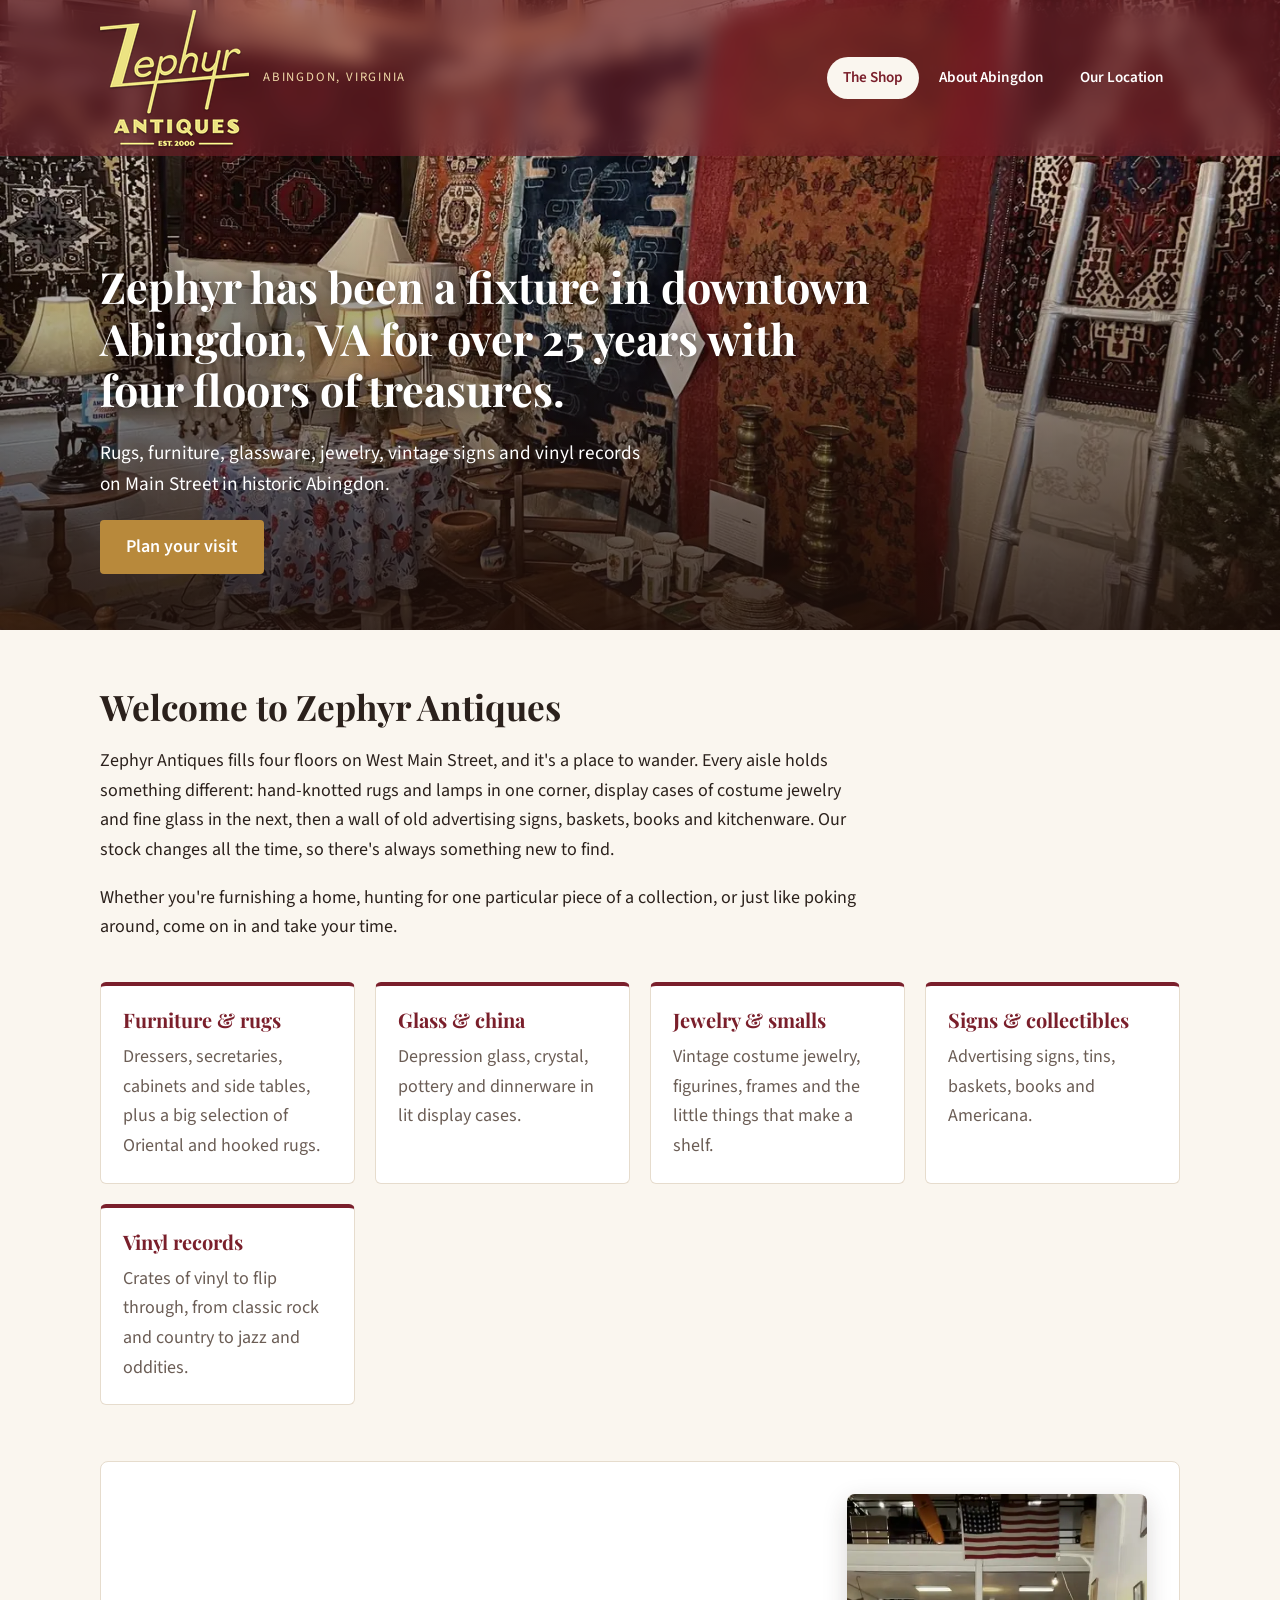
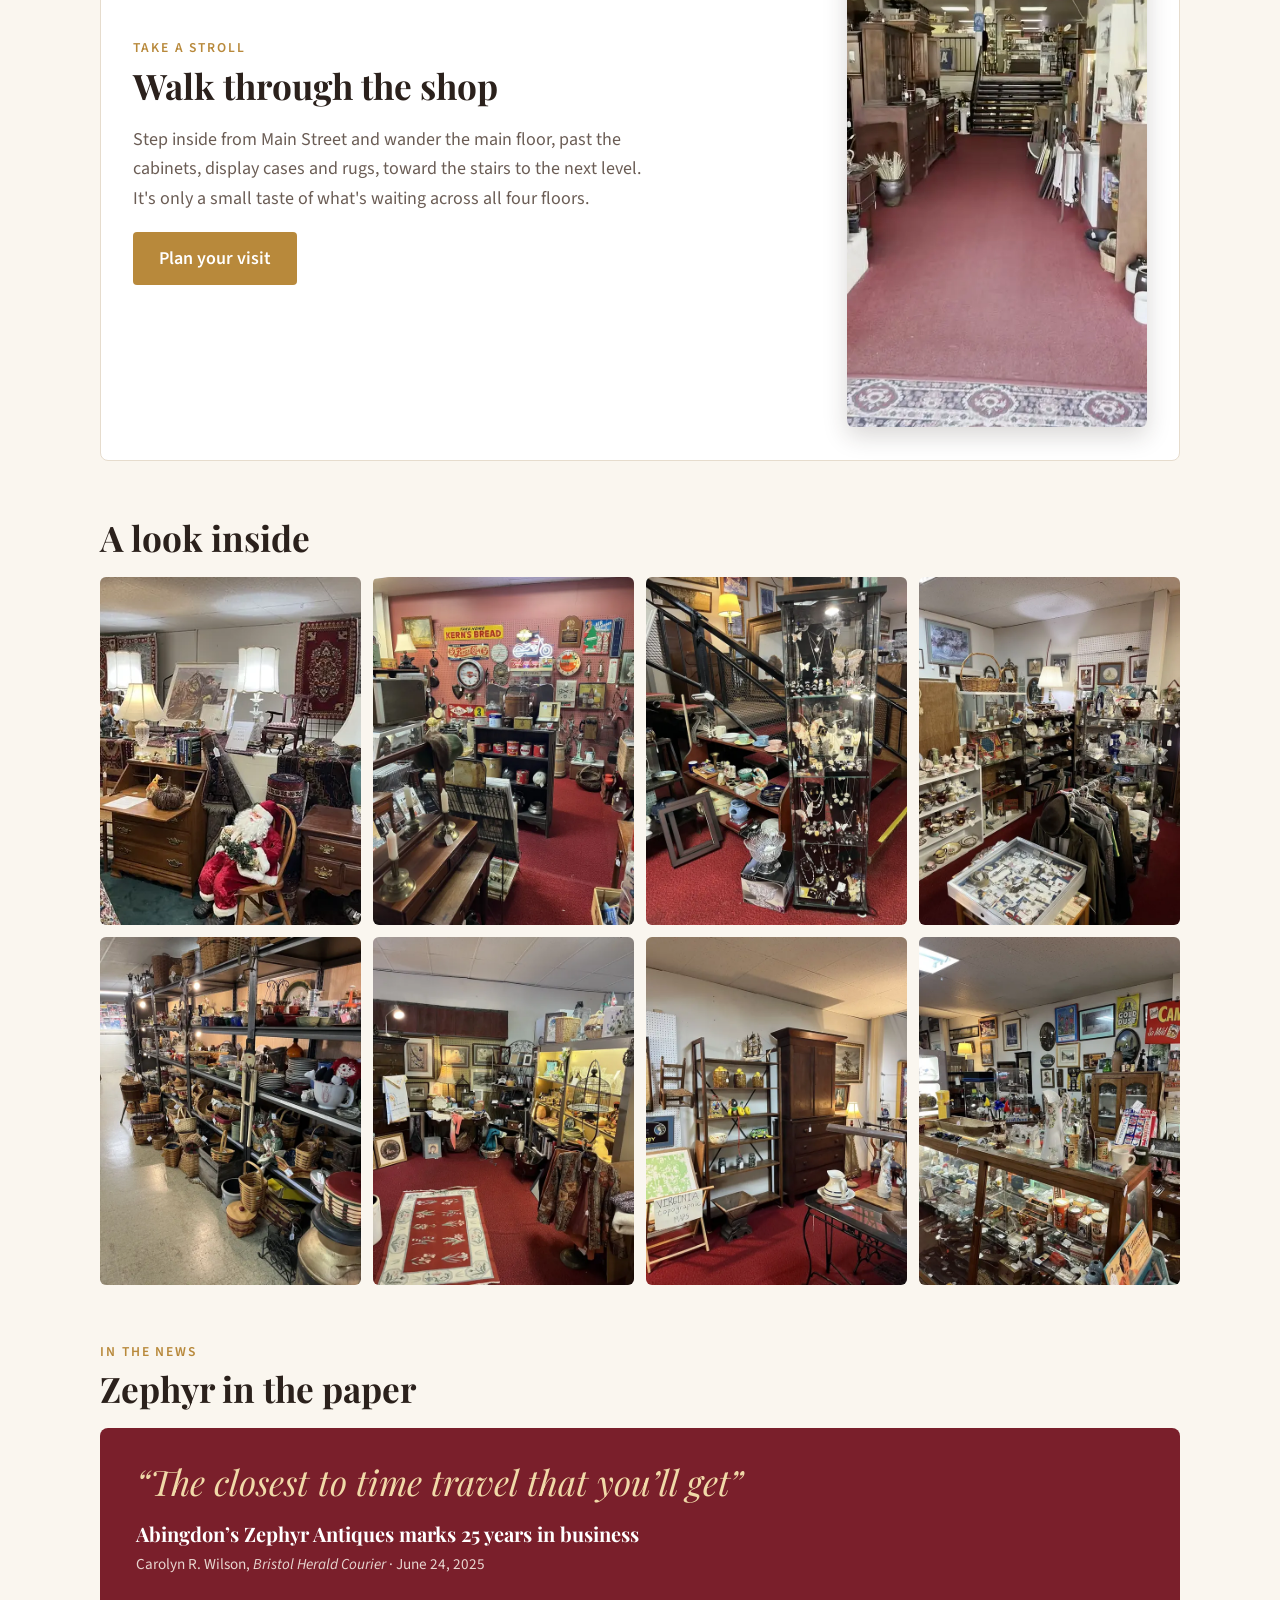
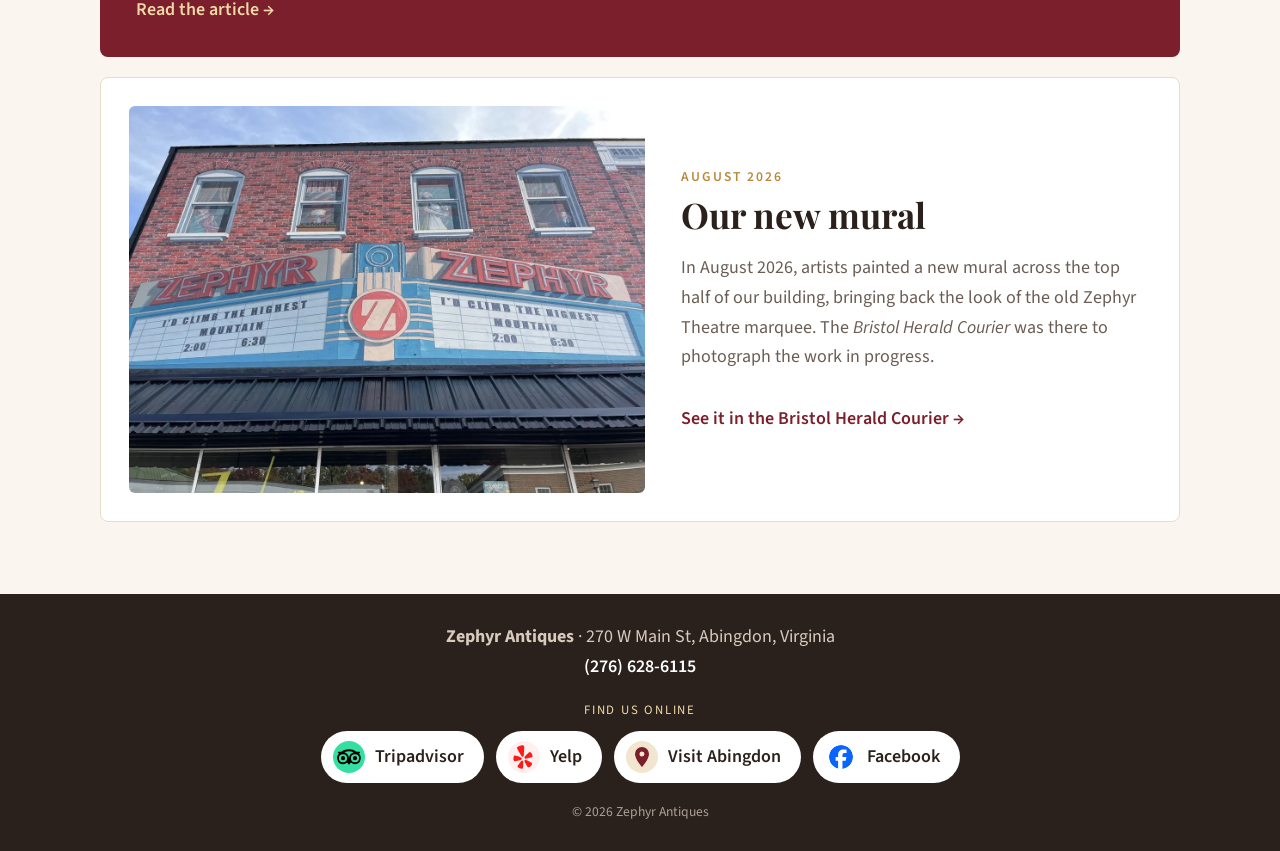
<file: index.html>
<!doctype html>
<html lang="en">
<head>
  <meta charset="utf-8">
  <meta name="viewport" content="width=device-width, initial-scale=1">
  <title>Zephyr Antiques | Abingdon, Virginia</title>
  <meta name="description" content="Four floors of antiques on Main Street in Abingdon, Virginia for over 25 years: furniture, rugs, glassware, jewelry, vintage signs and vinyl records. Open Mon–Sat 10–6.">
  <link rel="canonical" href="https://zephyrantiquesabingdon.com/">
  <meta property="og:type" content="website">
  <meta property="og:site_name" content="Zephyr Antiques">
  <meta property="og:title" content="Zephyr Antiques | Abingdon, Virginia">
  <meta property="og:description" content="Four floors of treasures in the old Zephyr Theatre on Main Street in Abingdon, Virginia, for over 25 years.">
  <meta property="og:url" content="https://zephyrantiquesabingdon.com/">
  <meta property="og:image" content="https://zephyrantiquesabingdon.com/img/og-image.jpg">
  <meta property="og:image:width" content="1200">
  <meta property="og:image:height" content="630">
  <meta property="og:image:alt" content="Oriental rugs, lamps and furniture inside Zephyr Antiques">
  <meta name="twitter:card" content="summary_large_image">
  <meta name="theme-color" content="#7a1f2b">
  <link rel="icon" href="favicon.ico" sizes="any">
  <link rel="icon" href="favicon-32.png" type="image/png" sizes="32x32">
  <link rel="icon" href="icon-192.png" type="image/png" sizes="192x192">
  <link rel="apple-touch-icon" href="apple-touch-icon.png">
  <link rel="preconnect" href="https://fonts.googleapis.com">
  <link rel="preconnect" href="https://fonts.gstatic.com" crossorigin>
  <link href="https://fonts.googleapis.com/css2?family=Playfair+Display:wght@500;700&family=Source+Sans+3:wght@400;600&display=swap" rel="stylesheet">
  <link rel="preload" as="image" href="img/hero.webp" type="image/webp" fetchpriority="high">
  <link rel="stylesheet" href="styles.css?v=8">
  <script type="application/ld+json">
  {
    "@context": "https://schema.org",
    "@type": "AntiqueStore",
    "name": "Zephyr Antiques",
    "url": "https://zephyrantiquesabingdon.com/",
    "image": "https://zephyrantiquesabingdon.com/img/og-image.jpg",
    "logo": "https://zephyrantiquesabingdon.com/img/zephyr-logo-408.png",
    "telephone": "+1-276-628-6115",
    "foundingDate": "2000",
    "paymentAccepted": "Debit card",
    "address": {
      "@type": "PostalAddress",
      "streetAddress": "270 W Main St",
      "addressLocality": "Abingdon",
      "addressRegion": "VA",
      "postalCode": "24210",
      "addressCountry": "US"
    },
    "openingHoursSpecification": [{
      "@type": "OpeningHoursSpecification",
      "dayOfWeek": ["Monday", "Tuesday", "Wednesday", "Thursday", "Friday", "Saturday"],
      "opens": "10:00",
      "closes": "18:00"
    }],
    "sameAs": [
      "https://www.facebook.com/zephyrantiques/",
      "https://www.yelp.com/biz/zephyr-antiques-abingdon",
      "https://www.tripadvisor.com/Attraction_Review-g30220-d6553045-Reviews-Zephyr_Antiques-Abingdon_Virginia.html",
      "https://visitabingdonvirginia.com/directory/zephyr-antiques/"
    ]
  }
  </script>
</head>
<body>
  <header class="site-header">
    <div class="wrap header-inner">
      <a class="brand" href="#home" data-tab-link="home">
        <img class="brand-logo" src="img/zephyr-logo-272.png" srcset="img/zephyr-logo-136.png 149w, img/zephyr-logo-272.png 298w, img/zephyr-logo-408.png 447w" sizes="(max-width: 760px) 92px, 149px" alt="Zephyr Antiques, established 2000" width="149" height="136">
        <span class="brand-sub">Abingdon, Virginia</span>
      </a>
      <nav aria-label="Main">
        <ul class="tabs" role="tablist">
          <li role="presentation"><a role="tab" href="#home" id="tab-home" aria-controls="home" data-tab-link="home">The Shop</a></li>
          <li role="presentation"><a role="tab" href="#abingdon" id="tab-abingdon" aria-controls="abingdon" data-tab-link="abingdon">About Abingdon</a></li>
          <li role="presentation"><a role="tab" href="#location" id="tab-location" aria-controls="location" data-tab-link="location">Our Location</a></li>
        </ul>
      </nav>
    </div>
  </header>

  <main>
    <!-- The Shop -->
    <section id="home" class="panel" role="tabpanel" aria-labelledby="tab-home">
      <div class="hero" style="background-image: url('img/hero.webp')">
        <div class="hero-inner wrap">
        <div class="hero-text">
          <h1>Zephyr has been a fixture in downtown Abingdon, VA for over 25 years with four floors of treasures.</h1>
          <p>Rugs, furniture, glassware, jewelry, vintage signs and vinyl records on Main Street in historic Abingdon.</p>
          <a class="btn" href="#location" data-tab-link="location">Plan your visit</a>
        </div>
        </div>
      </div>

      <div class="wrap section">
        <div class="intro">
          <h2>Welcome to Zephyr Antiques</h2>
          <p>Zephyr Antiques fills four floors on West Main Street, and it's a place to wander. Every aisle holds something different: hand-knotted rugs and lamps in one corner, display cases of costume jewelry and fine glass in the next, then a wall of old advertising signs, baskets, books and kitchenware. Our stock changes all the time, so there's always something new to find.</p>
          <p>Whether you're furnishing a home, hunting for one particular piece of a collection, or just like poking around, come on in and take your time.</p>
        </div>

        <ul class="features">
          <li><h3>Furniture &amp; rugs</h3><p>Dressers, secretaries, cabinets and side tables, plus a big selection of Oriental and hooked rugs.</p></li>
          <li><h3>Glass &amp; china</h3><p>Depression glass, crystal, pottery and dinnerware in lit display cases.</p></li>
          <li><h3>Jewelry &amp; smalls</h3><p>Vintage costume jewelry, figurines, frames and the little things that make a shelf.</p></li>
          <li><h3>Signs &amp; collectibles</h3><p>Advertising signs, tins, baskets, books and Americana.</p></li>
          <li><h3>Vinyl records</h3><p>Crates of vinyl to flip through, from classic rock and country to jazz and oddities.</p></li>
        </ul>

        <div class="walkthrough">
          <div class="walkthrough-text">
            <p class="eyebrow">Take a stroll</p>
            <h2>Walk through the shop</h2>
            <p>Step inside from Main Street and wander the main floor, past the cabinets, display cases and rugs, toward the stairs to the next level. It's only a small taste of what's waiting across all four floors.</p>
            <a class="btn" href="#location" data-tab-link="location">Plan your visit</a>
          </div>
          <video class="walkthrough-video" src="img/walkthrough.mp4" poster="img/walkthrough-poster.webp" muted loop playsinline preload="none" aria-label="Video walking through the main floor of Zephyr Antiques"></video>
        </div>

        <h2 class="gallery-title">A look inside</h2>
        <div class="gallery">
          <img src="img/gallery-0362.webp" alt="Lamps, a writing desk and Oriental rugs hung on the wall" width="600" height="450" loading="lazy" decoding="async">
          <img src="img/gallery-0357.webp" alt="Wall of vintage advertising signs and tins" width="600" height="800" loading="lazy" decoding="async">
          <img src="img/gallery-0359.webp" alt="Glass display case of vintage jewelry" width="600" height="800" loading="lazy" decoding="async">
          <img src="img/gallery-0356.webp" alt="Framed art above cases of china and collectibles" width="600" height="800" loading="lazy" decoding="async">
          <img src="img/gallery-0364.webp" alt="Shelves of baskets, crocks and country decor" width="600" height="800" loading="lazy" decoding="async">
          <img src="img/gallery-0360.webp" alt="Hooked rug, framed prints and textiles" width="600" height="800" loading="lazy" decoding="async">
          <img src="img/gallery-0354.webp" alt="Antique cabinet with shelves of glassware" width="600" height="800" loading="lazy" decoding="async">
          <img src="img/gallery-0358.webp" alt="Display cases of glass and pottery" width="600" height="800" loading="lazy" decoding="async">
        </div>

        <div class="press">
          <p class="eyebrow">In the news</p>
          <h2>Zephyr in the paper</h2>
          <article class="press-feature">
            <blockquote>&ldquo;The closest to time travel that you&rsquo;ll get&rdquo;</blockquote>
            <h3>Abingdon&rsquo;s Zephyr Antiques marks 25 years in business</h3>
            <p class="press-meta">Carolyn R. Wilson, <em>Bristol Herald Courier</em> &middot; June 24, 2025</p>
            <a class="card-link" href="https://heraldcourier.com/news/local/business/article_ec4b1a15-541c-4304-93f5-ae2147824ad3.html" target="_blank" rel="noopener">Read the article &rarr;</a>
          </article>
        </div>

        <div class="news">
          <img class="news-photo" src="img/zephyr-mural.webp" alt="The red-brick Zephyr building on Main Street, with the ZEPHYR marquee mural across its upper front" width="1400" height="1050" loading="lazy">
          <div class="news-text">
            <p class="eyebrow">August 2026</p>
            <h2>Our new mural</h2>
            <p>In August 2026, artists painted a new mural across the top half of our building, bringing back the look of the old Zephyr Theatre marquee. The <em>Bristol Herald Courier</em> was there to photograph the work in progress.</p>
            <a class="card-link" href="https://heraldcourier.com/image_8cb61350-a94b-4575-ab05-7156f721ed2f.html" target="_blank" rel="noopener">See it in the Bristol Herald Courier &rarr;</a>
          </div>
        </div>
      </div>
    </section>

    <!-- About Abingdon -->
    <section id="abingdon" class="panel" role="tabpanel" aria-labelledby="tab-abingdon" hidden>
      <div class="wrap section">
        <div class="intro">
          <p class="eyebrow">Our hometown</p>
          <h1>About Abingdon</h1>
          <p>Abingdon is the county seat of Washington County, set in the Great Appalachian Valley of Southwest Virginia between the Middle and North Forks of the Holston River. First settled in the 1760s, it has a Main Street lined with galleries, museums and buildings dating back to the late 1700s.</p>
        </div>

        <ul class="facts">
          <li><strong>1778</strong><span>Incorporated as Abingdon</span></li>
          <li><strong>2,087 ft</strong><span>Elevation</span></li>
          <li><strong>8,376</strong><span>Residents (2020 census)</span></li>
          <li><strong>Tri-Cities</strong><span>Region, alongside Bristol, Kingsport and Johnson City</span></li>
        </ul>

        <h2>A short history</h2>
        <figure class="engraving">
          <img src="img/abingdon-1845.webp" alt="Engraving of Abingdon in 1845: rows of houses and church steeples in a valley, with rolling hills behind and a split-rail fence in front" width="1400" height="870" loading="lazy">
          <figcaption>Abingdon in 1845, from Henry Howe's <em>Historical Collections of Virginia</em>.</figcaption>
        </figure>
        <ol class="timeline">
          <li><span class="year">1748–50</span><p>Thomas Walker of the Loyal Land Company surveys the area, then known as the Wolf Hill Tract. The town still celebrates its wolves; a public art project once placed 27 wolf sculptures around town.</p></li>
          <li><span class="year">1774</span><p>Joseph Black builds Black's Fort, a log stockade where early settlers, mostly Scots-Irish, took shelter during Lord Dunmore's War and the Revolution.</p></li>
          <li><span class="year">1776</span><p>Black's Fort becomes the seat of the newly formed Washington County.</p></li>
          <li><span class="year">1778</span><p>The settlement is incorporated as Abingdon. The origin of the name is debated; one popular story ties it to Abingdon-on-Thames in England.</p></li>
          <li><span class="year">1792</span><p>Abingdon gets one of the first post offices west of the Eastern Continental Divide.</p></li>
          <li><span class="year">1832</span><p>Gen. Francis Preston's home is built on Main Street. It later housed Martha Washington College and, since 1935, the Martha Washington Inn.</p></li>
          <li><span class="year">1933</span><p>The Barter Theatre opens during the Great Depression, letting audiences trade food for tickets.</p></li>
        </ol>

        <h2>Things to see and do</h2>
        <div class="cards">
          <article class="card">
            <h3>Barter Theatre</h3>
            <p>Named the State Theatre of Virginia in 1946 and now the longest-running professional Equity theatre in the country. A young Gregory Peck performed here in 1940, working in exchange for food.</p>
            <a class="card-link" href="https://bartertheatre.com/" target="_blank" rel="noopener">Visit website &rarr;</a>
          </article>
          <article class="card">
            <h3>Virginia Creeper Trail</h3>
            <p>A 34.3-mile rail trail for walkers, cyclists and riders that starts in Abingdon and runs through Damascus up to Whitetop.</p>
            <a class="card-link" href="https://www.vacreepertrail.org/" target="_blank" rel="noopener">Visit website &rarr;</a>
          </article>
          <article class="card">
            <h3>Abingdon Historic District</h3>
            <p>Architecture from the late 1700s onward, including the Barter, the Martha Washington Inn and the Abingdon Arts Depot. It's listed on the National Register of Historic Places.</p>
            <a class="card-link" href="https://visitabingdonvirginia.com/history/" target="_blank" rel="noopener">Learn about its history &rarr;</a>
          </article>
          <article class="card">
            <h3>William King Museum of Art</h3>
            <p>Housed in the former Abingdon Male Academy, which opened in 1803 with a bequest from salt merchant William King.</p>
            <a class="card-link" href="https://williamkingmuseum.org/" target="_blank" rel="noopener">Visit website &rarr;</a>
          </article>
          <article class="card">
            <h3>Virginia Highlands Festival</h3>
            <p>Started in 1948 by Barter founder Robert Porterfield, now a 16-day celebration of Appalachian arts and crafts.</p>
            <a class="card-link" href="https://vahighlandsfestival.com/" target="_blank" rel="noopener">Visit website &rarr;</a>
          </article>
          <article class="card">
            <h3>Music &amp; heritage</h3>
            <p>Abingdon is a stop on The Crooked Road, Virginia's Heritage Music Trail, and home to the Southwest Virginia Cultural Center &amp; Marketplace and the Historical Society of Washington County.</p>
            <div class="card-links">
              <a class="card-link" href="https://visitswva.org/attractions/the-crooked-road-virginias-heritage-music-trail-the/" target="_blank" rel="noopener">The Crooked Road &rarr;</a>
              <a class="card-link" href="https://visitswva.org/about/swva-cultural-center-and-marketplace/" target="_blank" rel="noopener">Cultural Center &rarr;</a>
              <a class="card-link" href="https://hswcv.org/" target="_blank" rel="noopener">Historical Society &rarr;</a>
            </div>
          </article>
        </div>

        <div class="callout">
          <h2>Make a day of it</h2>
          <p>Browse the shop, grab lunch downtown, ride part of the Creeper Trail or catch an evening show at the Barter. Abingdon is right off Interstate 81, about 133 miles southwest of Roanoke.</p>
          <a class="btn" href="#location" data-tab-link="location">Find us</a>
        </div>
      </div>
    </section>

    <!-- Our Location -->
    <section id="location" class="panel" role="tabpanel" aria-labelledby="tab-location" hidden>
      <div class="wrap section">
        <div class="intro">
          <p class="eyebrow">Come see us</p>
          <h1>Our Location</h1>
        </div>

        <div class="location-grid">
          <div class="info">
            <div class="info-block">
              <h3>Address</h3>
              <p>270 W Main St<br>Abingdon, VA 24210</p>
              <a class="text-link" href="https://www.google.com/maps/search/?api=1&amp;query=270+W+Main+St%2C+Abingdon%2C+VA+24210" target="_blank" rel="noopener">Get directions &rarr;</a>
            </div>
            <div class="info-block">
              <h3>Hours</h3>
              <table class="hours">
                <tr><th>Monday – Saturday</th><td>10 AM – 6 PM</td></tr>
                <tr><th>Sunday</th><td>Closed</td></tr>
              </table>
            </div>
            <div class="info-block">
              <h3>Contact</h3>
              <p><a class="text-link" href="tel:+12766286115">(276) 628-6115</a></p>
              <p class="small-note">We accept debit cards.</p>
            </div>
          </div>

          <div class="map">
            <iframe title="Map of Zephyr Antiques at 270 W Main St, Abingdon, Virginia" src="https://www.google.com/maps?q=270+W+Main+St,+Abingdon,+VA+24210&amp;output=embed" loading="lazy" referrerpolicy="no-referrer-when-downgrade"></iframe>
          </div>
        </div>

        <figure class="theatre-photo">
          <img src="img/zephyr-theatre.webp" alt="Black-and-white photo of the Zephyr Theatre, its marquee advertising Elvis Presley in Jailhouse Rock" width="982" height="595" loading="lazy">
          <figcaption>Our building in its days as the Zephyr Theatre, with Elvis Presley's <em>Jailhouse Rock</em> on the marquee in the late 1950s. The shop takes its name from the old theatre.</figcaption>
        </figure>
      </div>
    </section>
  </main>

  <footer class="site-footer">
    <div class="wrap">
      <p><strong>Zephyr Antiques</strong> &middot; 270 W Main St, Abingdon, Virginia</p>
      <p><a class="footer-phone" href="tel:+12766286115">(276) 628-6115</a></p>
      <p class="footer-label">Find us online</p>
      <div class="review-links">
        <a class="review-btn tripadvisor" href="https://www.tripadvisor.com/Attraction_Review-g30220-d6553045-Reviews-Zephyr_Antiques-Abingdon_Virginia.html" target="_blank" rel="noopener">
          <img src="img/tripadvisor.svg" alt="" width="24" height="24"> Tripadvisor
        </a>
        <a class="review-btn yelp" href="https://www.yelp.com/biz/zephyr-antiques-abingdon" target="_blank" rel="noopener">
          <img src="img/yelp.svg" alt="" width="24" height="24"> Yelp
        </a>
        <a class="review-btn visit-abingdon" href="https://visitabingdonvirginia.com/directory/zephyr-antiques/" target="_blank" rel="noopener">
          <img src="img/pin.svg" alt="" width="24" height="24"> Visit Abingdon
        </a>
        <a class="review-btn facebook" href="https://www.facebook.com/zephyrantiques/" target="_blank" rel="noopener">
          <img src="img/facebook.svg" alt="" width="24" height="24"> Facebook
        </a>
      </div>
      <p class="small">&copy; <span id="year"></span> Zephyr Antiques</p>
    </div>
  </footer>

  <script>
    const tabs = ['home', 'abingdon', 'location'];

    function show(id) {
      if (!tabs.includes(id)) id = 'home';
      document.body.classList.toggle('on-home', id === 'home');
      tabs.forEach(t => {
        document.getElementById(t).hidden = t !== id;
        const tab = document.getElementById('tab-' + t);
        tab.setAttribute('aria-selected', t === id);
        tab.classList.toggle('active', t === id);
      });
    }

    window.addEventListener('hashchange', () => {
      show(location.hash.slice(1));
      window.scrollTo(0, 0);
    });
    // Always land on The Shop, even if the address ends in #abingdon or #location
    if (location.hash) history.replaceState(null, '', location.pathname + location.search);
    if ('scrollRestoration' in history) history.scrollRestoration = 'manual';
    show('home');
    window.scrollTo(0, 0);
    document.getElementById('year').textContent = new Date().getFullYear();

    // Walkthrough video: play only while on screen, and not at all for "reduce motion"
    const walkVideo = document.querySelector('.walkthrough-video');
    // The video only downloads once it scrolls into view
    if (matchMedia('(prefers-reduced-motion: reduce)').matches) {
      walkVideo.controls = true;
    } else if (!('IntersectionObserver' in window)) {
      walkVideo.autoplay = true;
      walkVideo.load();
    } else {
      new IntersectionObserver(([entry]) => {
        if (entry.isIntersecting) walkVideo.play().catch(() => {});
        else walkVideo.pause();
      }, { threshold: 0.25 }).observe(walkVideo);
    }

    // Keep content clear of the fixed, see-through header
    const header = document.querySelector('.site-header');
    const setHeaderHeight = () => document.documentElement.style.setProperty('--header-h', header.offsetHeight + 'px');
    setHeaderHeight();
    window.addEventListener('resize', setHeaderHeight);
    window.addEventListener('scroll', () => header.classList.toggle('scrolled', window.scrollY > 10), { passive: true });

    // Fade the attraction cards in, one after another, as they scroll into view
    const cards = document.querySelectorAll('.cards .card');
    if ('IntersectionObserver' in window && !matchMedia('(prefers-reduced-motion: reduce)').matches) {
      cards.forEach((card, i) => {
        card.classList.add('reveal');
        card.style.transitionDelay = (i % 2) * 120 + 'ms';
      });
      const observer = new IntersectionObserver(entries => {
        entries.forEach(entry => {
          if (entry.isIntersecting) {
            entry.target.classList.add('visible');
            entry.target.addEventListener('transitionend', () => { entry.target.style.transitionDelay = ''; }, { once: true });
            observer.unobserve(entry.target);
          }
        });
      }, { threshold: 0.15 });
      cards.forEach(card => observer.observe(card));
    }
  </script>
</body>
</html>
</file>
<file: styles.css>
:root {
  --cream: #faf6ef;
  --paper: #ffffff;
  --ink: #2b211c;
  --muted: #6b5d55;
  --burgundy: #7a1f2b;
  --burgundy-dark: #5c1520;
  --gold: #b8893b;
  --line: #e6dccd;
  --serif: "Playfair Display", Georgia, serif;
  --sans: "Source Sans 3", system-ui, sans-serif;
}

* { box-sizing: border-box; }

html { scroll-behavior: smooth; }

body {
  margin: 0;
  background: var(--cream);
  color: var(--ink);
  font: 18px/1.65 var(--sans);
}

img { max-width: 100%; display: block; }

h1, h2, h3 { font-family: var(--serif); line-height: 1.2; margin: 0 0 .5em; }
h1 { font-size: clamp(2rem, 5vw, 3.2rem); }
h2 { font-size: clamp(1.6rem, 3.5vw, 2.2rem); }
h3 { font-size: 1.25rem; color: var(--burgundy); }
p { margin: 0 0 1em; }

.wrap { max-width: 1120px; margin: 0 auto; padding: 0 20px; }
.section { padding: 56px 20px 72px; }

/* Header + tabs */
.site-header {
  background: var(--burgundy);
  -webkit-backdrop-filter: blur(10px);
  backdrop-filter: blur(10px);
  color: #fff;
  position: fixed;
  top: 0;
  left: 0;
  right: 0;
  z-index: 10;
  transition: background .3s ease, box-shadow .3s ease;
}
.site-header.scrolled { box-shadow: 0 2px 12px rgba(0, 0, 0, .2); }
/* See-through only while it sits over the homepage photo */
.on-home .site-header { background: rgba(122, 31, 43, .55); }
.on-home .site-header.scrolled { background: rgba(122, 31, 43, .9); }
main { padding-top: var(--header-h, 96px); }
.panel { scroll-margin-top: var(--header-h, 96px); }
/* The homepage photo runs up underneath the header */
#home .hero { margin-top: calc(-1 * var(--header-h, 96px)); }
#home .hero-inner { padding-top: calc(var(--header-h, 96px) + 48px); }
.header-inner {
  display: flex;
  align-items: center;
  justify-content: space-between;
  gap: 16px;
  flex-wrap: wrap;
  padding-top: 10px;
  padding-bottom: 10px;
}
.brand { color: #fff; text-decoration: none; display: flex; align-items: center; gap: 14px; }
.brand-logo { height: 136px; width: auto; filter: drop-shadow(0 1px 1px rgba(0, 0, 0, .45)); }
.brand-sub { font-size: .8rem; letter-spacing: .14em; text-transform: uppercase; color: #f0d9a8; }

.tabs { list-style: none; display: flex; gap: 4px; margin: 0; padding: 0; flex-wrap: wrap; }
.tabs a {
  display: block;
  padding: 8px 16px;
  border-radius: 999px;
  color: #fff;
  text-decoration: none;
  font-weight: 600;
  font-size: .95rem;
}
.tabs a:hover { background: rgba(255, 255, 255, .12); }
.tabs a.active { background: var(--cream); color: var(--burgundy); }

/* Hero */
.hero {
  min-height: 70vh;
  background-size: cover;
  background-position: center;
  display: flex;
  align-items: flex-end;
  position: relative;
}
.hero::before {
  content: "";
  position: absolute;
  inset: 0;
  z-index: 1;
  background: linear-gradient(to top, rgba(30, 15, 10, .85), rgba(30, 15, 10, .15) 70%);
}
.hero-inner {
  position: relative;
  z-index: 2;
  width: 100%;
  display: flex;
  align-items: flex-end;
  justify-content: space-between;
  gap: 32px;
  padding-top: 48px;
  padding-bottom: 56px;
}
.hero-text { color: #fff; flex: 1 1 520px; }
.hero-text p { font-size: 1.2rem; max-width: 560px; }
.hero-text h1 { font-size: clamp(1.7rem, 3.6vw, 2.7rem); max-width: 780px; text-shadow: 0 2px 12px rgba(0, 0, 0, .4); }

.btn {
  display: inline-block;
  background: var(--gold);
  color: #fff;
  padding: 12px 26px;
  border-radius: 4px;
  text-decoration: none;
  font-weight: 600;
}
.btn:hover { background: #9e7430; }

.intro { max-width: 760px; margin-bottom: 40px; }
.eyebrow { color: var(--gold); text-transform: uppercase; letter-spacing: .14em; font-size: .85rem; font-weight: 600; margin-bottom: .4em; }

/* Features */
.features {
  list-style: none;
  padding: 0;
  margin: 0 0 56px;
  display: grid;
  grid-template-columns: repeat(auto-fit, minmax(230px, 1fr));
  gap: 20px;
}
.features li, .card {
  background: var(--paper);
  border: 1px solid var(--line);
  border-top: 4px solid var(--burgundy);
  border-radius: 6px;
  padding: 22px;
}
.features p, .card p { margin: 0; color: var(--muted); }

/* Gallery */
.gallery {
  display: grid;
  grid-template-columns: repeat(auto-fill, minmax(240px, 1fr));
  gap: 12px;
}
.gallery img {
  width: 100%;
  height: auto;
  aspect-ratio: 3 / 4;
  object-fit: cover;
  border-radius: 6px;
}

/* About Abingdon */
.cards {
  display: grid;
  grid-template-columns: repeat(auto-fit, minmax(240px, 1fr));
  gap: 20px;
  margin-bottom: 48px;
}
.callout {
  background: var(--burgundy);
  color: #fff;
  border-radius: 8px;
  padding: 36px;
}
.callout p { max-width: 640px; }

/* Location */
.location-grid {
  display: grid;
  grid-template-columns: 1fr 1.4fr;
  gap: 32px;
  margin-bottom: 40px;
}
.info-block { margin-bottom: 28px; }
.small-note { color: var(--muted); font-size: .9rem; }
.text-link { color: var(--burgundy); font-weight: 600; }
.hours { border-collapse: collapse; }
.hours th { text-align: left; font-weight: 400; padding: 2px 24px 2px 0; }
.map iframe {
  width: 100%;
  height: 100%;
  min-height: 380px;
  border: 0;
  border-radius: 8px;
}
.theatre-photo { margin: 0; }
.theatre-photo img {
  width: 100%;
  height: auto;
  border-radius: 6px;
  box-shadow: 0 6px 20px rgba(43, 33, 28, .18);
}
.theatre-photo figcaption { margin-top: 10px; color: var(--muted); font-size: .9rem; font-style: italic; }

/* Footer */
.site-footer { background: var(--ink); color: #d8cbbd; padding: 28px 0; text-align: center; }
.site-footer p { margin: 0; }
.small { font-size: .85rem; opacity: .75; }

@media (max-width: 760px) {
  body { font-size: 17px; }
  .header-inner { flex-wrap: nowrap; gap: 10px; }
  .brand-sub { display: none; }
  .tabs { justify-content: flex-end; }
  .tabs { gap: 0; flex-wrap: nowrap; }
  .tabs a { padding: 6px 8px; font-size: .8rem; white-space: nowrap; }
  .location-grid { grid-template-columns: 1fr; }
  .hero { min-height: 60vh; }
  .brand-logo { height: 84px; }
}

/* About Abingdon extras */
.facts {
  list-style: none;
  padding: 0;
  margin: 0 0 56px;
  display: grid;
  grid-template-columns: repeat(4, 1fr);
  gap: 16px;
}
@media (max-width: 760px) { .facts { grid-template-columns: repeat(2, 1fr); } }
.facts li { border-top: 1px solid var(--line); padding-top: 12px; }
.facts strong { display: block; font-family: var(--serif); font-size: 1.6rem; color: var(--burgundy); }
.facts span { color: var(--muted); font-size: .95rem; }

.timeline { list-style: none; padding: 0; margin: 0 0 56px; border-left: 2px solid var(--line); }
.timeline li { position: relative; padding: 0 0 22px 28px; max-width: 760px; }
.timeline li::before {
  content: "";
  position: absolute;
  left: -7px;
  top: 8px;
  width: 12px;
  height: 12px;
  border-radius: 50%;
  background: var(--gold);
}
.timeline .year { font-weight: 600; color: var(--burgundy); }
.timeline p { margin: 0; }

.footer-label { margin: 18px 0 10px !important; font-size: .8rem; letter-spacing: .14em; text-transform: uppercase; color: #f0d9a8; }
.review-links { display: flex; justify-content: center; gap: 12px; flex-wrap: wrap; margin-bottom: 18px; }
.review-btn {
  display: inline-flex;
  align-items: center;
  gap: 10px;
  padding: 10px 20px 10px 12px;
  border-radius: 999px;
  background: #fff;
  color: var(--ink);
  font-weight: 600;
  text-decoration: none;
  transition: transform .15s, box-shadow .15s;
}
.review-btn img { width: 24px; height: 24px; padding: 4px; border-radius: 50%; box-sizing: content-box; }
.review-btn.tripadvisor img { background: #34E0A1; }
.review-btn.yelp img { background: #fff0f0; }
.review-btn.visit-abingdon img { background: #f3e6d0; }
.review-btn.facebook img { background: #fff; }
.review-btn:hover { transform: translateY(-2px); box-shadow: 0 4px 12px rgba(0, 0, 0, .3); }
.footer-phone { color: #fff; font-weight: 600; text-decoration: none; }
.footer-phone:hover { text-decoration: underline; }

/* Card links */
.card { display: flex; flex-direction: column; }
.card p { flex: 1; }
.card-link { display: inline-block; margin-top: 14px; color: var(--burgundy); font-weight: 600; text-decoration: none; }
.card-link:hover { text-decoration: underline; }
.card-links { display: flex; flex-wrap: wrap; column-gap: 16px; }

.engraving { margin: 0 0 36px; max-width: 900px; }
.engraving img {
  width: 100%;
  height: auto;
  border-radius: 6px;
  border: 1px solid var(--line);
  box-shadow: 0 6px 20px rgba(43, 33, 28, .12);
}
.engraving figcaption { margin-top: 10px; color: var(--muted); font-size: .9rem; font-style: italic; }

/* Card animations */
.cards .card {
  transition: opacity .6s ease, transform .6s ease, box-shadow .25s ease, border-top-color .25s ease;
}
.cards .card.reveal { opacity: 0; transform: translateY(24px); }
.cards .card.reveal.visible { opacity: 1; transform: none; }
.cards .card:hover,
.cards .card.reveal.visible:hover {
  transform: translateY(-4px);
  box-shadow: 0 10px 24px rgba(43, 33, 28, .14);
  border-top-color: var(--gold);
}
.card-link { transition: letter-spacing .2s ease; }
.card:hover .card-link { letter-spacing: .02em; }

@media (prefers-reduced-motion: reduce) {
  .cards .card, .cards .card:hover { transition: none; transform: none; }
}

/* Walkthrough video */
.walkthrough {
  display: grid;
  grid-template-columns: 1fr minmax(220px, 300px);
  gap: 40px;
  align-items: center;
  background: var(--paper);
  border: 1px solid var(--line);
  border-radius: 8px;
  padding: 32px;
  margin-bottom: 56px;
}
.walkthrough-text p:not(.eyebrow) { color: var(--muted); max-width: 520px; }
.walkthrough-video {
  width: 100%;
  aspect-ratio: 9 / 16;
  object-fit: cover;
  border-radius: 8px;
  background: var(--ink);
  box-shadow: 0 8px 24px rgba(43, 33, 28, .18);
}
@media (max-width: 760px) {
  .walkthrough { grid-template-columns: 1fr; padding: 24px; gap: 24px; }
  .walkthrough-video { max-width: 280px; justify-self: center; }
}

/* Phones: never let the logo get squeezed */
.brand, .brand-logo { flex-shrink: 0; }

@media (max-width: 760px) {
  /* Comfortable tap targets (about 44px) for small links */
  .tabs a { min-height: 40px; display: flex; align-items: center; }
  .card-link, .text-link, .footer-phone { display: inline-block; padding: 10px 0; }
  .card-link { margin-top: 4px; }
  .review-btn { min-height: 44px; }
  .hours th, .hours td { padding-top: 4px; padding-bottom: 4px; }
}

/* Small phones: logo on top, tabs as a full-width row underneath */
@media (max-width: 560px) {
  .header-inner { flex-direction: column; align-items: stretch; gap: 6px; padding-top: 8px; padding-bottom: 8px; }
  .brand { justify-content: center; }
  .brand-logo { height: 60px; }
  .tabs { display: grid; grid-template-columns: repeat(3, 1fr); gap: 4px; }
  .tabs a { justify-content: center; text-align: center; padding: 6px 4px; font-size: .85rem; white-space: normal; line-height: 1.15; min-height: 44px; }
  .section { padding: 40px 16px 56px; }
  .wrap { padding-left: 16px; padding-right: 16px; }
  .walkthrough { padding: 20px; }
  .callout { padding: 24px; }
  .hero-text h1 { font-size: 1.65rem; }
  .hero-text p { font-size: 1.05rem; }
  .facts strong { font-size: 1.35rem; }
  .gallery { grid-template-columns: repeat(2, 1fr); gap: 8px; }
  .map iframe { min-height: 300px; }
}

/* Phones turned sideways: keep the fixed header slim */
@media (max-height: 500px) and (orientation: landscape) {
  .brand-logo { height: 56px; }
  .brand-sub { display: none; }
  .header-inner { padding-top: 6px; padding-bottom: 6px; }
  .hero { min-height: 100vh; }
}

/* In the news */
.news {
  display: grid;
  grid-template-columns: 1.1fr 1fr;
  gap: 36px;
  align-items: center;
  margin-top: 20px;
  background: var(--paper);
  border: 1px solid var(--line);
  border-radius: 8px;
  padding: 28px;
}
.news-photo { width: 100%; height: auto; border-radius: 6px; }
.news-text p:not(.eyebrow) { color: var(--muted); }
@media (max-width: 760px) {
  .news { grid-template-columns: 1fr; gap: 20px; padding: 20px; }
}

.press { margin-top: 56px; }
.press-feature {
  background: var(--burgundy);
  color: #fff;
  border-radius: 8px;
  padding: 32px 36px;
}
.press-feature blockquote {
  margin: 0 0 18px;
  font-family: var(--serif);
  font-style: italic;
  font-size: clamp(1.5rem, 3.2vw, 2.2rem);
  line-height: 1.25;
  color: #f0d9a8;
}
.press-feature h3 { color: #fff; margin-bottom: .3em; }
.press-meta { color: #e8d6d0; font-size: .95rem; margin-bottom: 4px; }
.press-feature .card-link { color: #f0d9a8; }
@media (max-width: 560px) { .press-feature { padding: 24px 20px; } }

/* 404 page */
.not-found { min-height: 100vh; display: flex; flex-direction: column; align-items: center; justify-content: center; text-align: center; padding: 24px 16px; background: var(--burgundy); color: #fff; }
.not-found img { width: 149px; height: auto; margin-bottom: 20px; }
.not-found h1 { color: #fff; }
.not-found p { max-width: 440px; }
</file>
